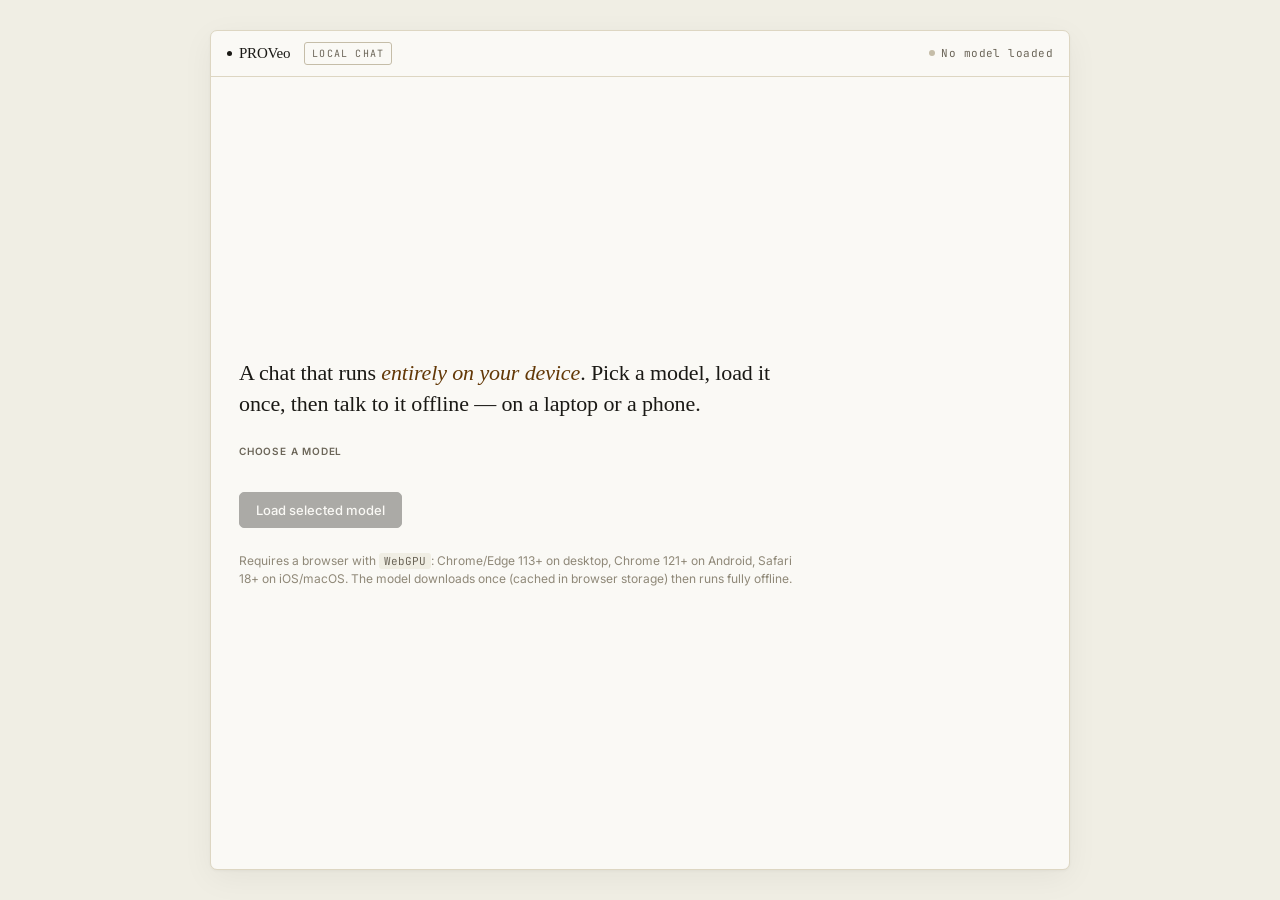
<file: chat.html>
<!DOCTYPE html>
<html lang="en">
<head>
<meta charset="UTF-8">
<meta name="viewport" content="width=device-width, initial-scale=1.0, viewport-fit=cover">
<title>PROVeo — Local Chat</title>
<link rel="preconnect" href="https://fonts.googleapis.com">
<link rel="preconnect" href="https://fonts.gstatic.com" crossorigin>
<link href="https://fonts.googleapis.com/css2?family=Inter:wght@400;500;600&family=JetBrains+Mono:wght@400;500&display=swap" rel="stylesheet">
<style>
  /* PROVeo brand tokens — mirrors index.html */
  :root {
    --color-background-primary: #FAF9F5;
    --color-background-secondary: #F0EEE4;
    --color-background-tertiary: #E8E5D6;
    --color-text-primary: #1A1915;
    --color-text-secondary: #6B6558;
    --color-text-tertiary: #8F8878;
    --color-border-primary: #1A1915;
    --color-border-secondary: #C5BDA8;
    --color-border-tertiary: #DDD6C2;

    --amber-fill: #FAEEDA;
    --amber-mid: #BA7517;
    --amber-text: #633806;
    --red-fill: #FCEBEB;
    --red-mid: #E24B4A;
    --red-text: #501313;
    --teal-fill: #E1F5EE;
    --teal-mid: #1D9E75;
    --teal-text: #04342C;

    --font-sans: 'Inter', -apple-system, BlinkMacSystemFont, 'Segoe UI', sans-serif;
    --font-serif: 'Tiempos Text', 'Iowan Old Style', 'Palatino Linotype', Georgia, serif;
    --font-mono: 'JetBrains Mono', 'SF Mono', Menlo, Consolas, monospace;

    --border-radius-sm: 3px;
    --border-radius-md: 5px;
    --border-radius-lg: 7px;
  }

  * { box-sizing: border-box; margin: 0; padding: 0; }

  html, body {
    height: 100%;
    background: var(--color-background-secondary);
    font-family: var(--font-sans);
    color: var(--color-text-primary);
    font-size: 14px;
    line-height: 1.55;
    -webkit-font-smoothing: antialiased;
    -moz-osx-font-smoothing: grayscale;
    overscroll-behavior: none;
  }

  body {
    display: flex;
    align-items: center;
    justify-content: center;
    padding: 16px;
  }

  .shell {
    display: flex;
    flex-direction: column;
    width: 100%;
    max-width: 860px;
    height: min(840px, calc(100dvh - 32px));
    background: var(--color-background-primary);
    border: 0.5px solid var(--color-border-tertiary);
    border-radius: var(--border-radius-lg);
    overflow: hidden;
    box-shadow: 0 1px 3px rgba(26,25,21,0.04), 0 8px 32px rgba(26,25,21,0.05);
  }

  /* ---------- TOPBAR ---------- */
  .topbar {
    display: flex;
    align-items: center;
    padding: 0 16px;
    border-bottom: 0.5px solid var(--color-border-tertiary);
    height: 46px;
    flex-shrink: 0;
    gap: 14px;
  }
  .appname {
    font-family: var(--font-serif);
    font-size: 15px;
    font-weight: 500;
    letter-spacing: -0.015em;
  }
  .appname .dot {
    display: inline-block;
    width: 5px;
    height: 5px;
    border-radius: 50%;
    background: var(--color-text-primary);
    margin-right: 7px;
    vertical-align: 2px;
  }
  .tag {
    font-family: var(--font-mono);
    font-size: 10px;
    letter-spacing: 0.12em;
    text-transform: uppercase;
    color: var(--color-text-secondary);
    padding: 3px 7px;
    border: 0.5px solid var(--color-border-secondary);
    border-radius: var(--border-radius-sm);
  }
  .status {
    margin-left: auto;
    font-family: var(--font-mono);
    font-size: 11px;
    letter-spacing: 0.04em;
    color: var(--color-text-secondary);
    display: flex;
    align-items: center;
    gap: 6px;
  }
  .status .statdot {
    width: 6px;
    height: 6px;
    border-radius: 50%;
    background: var(--color-border-secondary);
    flex-shrink: 0;
    transition: background 0.25s, box-shadow 0.25s;
  }
  .status[data-state="loading"] .statdot {
    background: var(--amber-mid);
    animation: pulse 1.8s ease-in-out infinite;
  }
  .status[data-state="ready"] .statdot {
    background: var(--teal-mid);
    box-shadow: 0 0 0 3px rgba(29, 158, 117, 0.12);
  }
  .status[data-state="error"] .statdot { background: var(--red-mid); }

  @keyframes pulse { 0%, 100% { opacity: 1; } 50% { opacity: 0.35; } }

  /* ---------- BODY ---------- */
  .body {
    flex: 1;
    display: flex;
    flex-direction: column;
    min-height: 0;
    padding: 0 28px;
  }

  /* ---------- SETUP ---------- */
  .setup {
    flex: 1;
    display: flex;
    flex-direction: column;
    justify-content: center;
    padding: 28px 0;
    gap: 24px;
    overflow-y: auto;
  }

  .intro {
    font-family: var(--font-serif);
    font-size: 22px;
    line-height: 1.4;
    color: var(--color-text-primary);
    max-width: 560px;
    letter-spacing: -0.005em;
  }
  .intro em {
    font-style: italic;
    color: var(--amber-text);
  }

  .section-label {
    font-family: var(--font-sans);
    font-size: 10px;
    font-weight: 600;
    letter-spacing: 0.08em;
    text-transform: uppercase;
    color: var(--color-text-secondary);
    margin-bottom: 8px;
  }

  .models {
    display: grid;
    gap: 8px;
  }

  .model-option {
    background: var(--color-background-primary);
    border: 0.5px solid var(--color-border-tertiary);
    border-radius: var(--border-radius-md);
    padding: 14px 16px;
    cursor: pointer;
    transition: border-color 0.12s, background 0.12s;
    display: grid;
    grid-template-columns: 1fr auto;
    gap: 4px 16px;
    align-items: start;
    text-align: left;
    color: var(--color-text-primary);
    font-family: inherit;
    font-size: inherit;
  }

  .model-option:hover {
    border-color: var(--color-border-secondary);
    background: var(--color-background-secondary);
  }

  .model-option.selected {
    border-color: var(--color-text-primary);
    background: var(--color-background-primary);
    box-shadow: inset 0 0 0 0.5px var(--color-text-primary);
  }

  .model-option .name {
    font-weight: 500;
    font-size: 14px;
    color: var(--color-text-primary);
  }

  .model-option .desc {
    font-size: 12.5px;
    color: var(--color-text-secondary);
    grid-column: 1;
    line-height: 1.5;
  }

  .model-option .meta {
    font-family: var(--font-mono);
    font-size: 10px;
    letter-spacing: 0.04em;
    color: var(--color-text-tertiary);
    text-transform: uppercase;
    grid-row: 1 / 3;
    grid-column: 2;
    text-align: right;
    align-self: center;
    white-space: nowrap;
    line-height: 1.5;
  }

  .model-option.selected .meta { color: var(--amber-text); }

  .btn-primary {
    background: var(--color-text-primary);
    color: var(--color-background-primary);
    border: 0.5px solid var(--color-text-primary);
    border-radius: var(--border-radius-md);
    padding: 9px 16px;
    font-family: inherit;
    font-size: 13px;
    font-weight: 500;
    cursor: pointer;
    transition: opacity 0.12s;
    align-self: start;
  }
  .btn-primary:hover:not(:disabled) { opacity: 0.88; }
  .btn-primary:disabled {
    opacity: 0.35;
    cursor: not-allowed;
  }

  .btn-sm {
    padding: 5px 11px;
    font-size: 11.5px;
    border-radius: var(--border-radius-md);
    cursor: pointer;
    font-weight: 500;
    border: 0.5px solid var(--color-border-secondary);
    background: transparent;
    color: var(--color-text-primary);
    font-family: inherit;
    transition: background 0.12s, border-color 0.12s;
  }
  .btn-sm:hover {
    background: var(--color-background-secondary);
    border-color: var(--color-text-primary);
  }

  .progress-wrap {
    display: none;
    flex-direction: column;
    gap: 8px;
  }
  .progress-wrap.active { display: flex; }

  .progress-text {
    font-family: var(--font-mono);
    font-size: 11px;
    color: var(--color-text-secondary);
    letter-spacing: 0.02em;
  }

  .progress-bar {
    height: 2px;
    background: var(--color-background-tertiary);
    border-radius: 1px;
    overflow: hidden;
    position: relative;
  }

  .progress-fill {
    position: absolute;
    top: 0; left: 0; bottom: 0;
    background: var(--amber-mid);
    width: 0%;
    transition: width 0.2s;
  }

  .note {
    font-size: 12px;
    color: var(--color-text-tertiary);
    line-height: 1.5;
    max-width: 560px;
  }

  .note code {
    font-family: var(--font-mono);
    background: var(--color-background-secondary);
    padding: 1px 5px;
    border-radius: var(--border-radius-sm);
    color: var(--color-text-secondary);
    font-size: 11px;
  }

  .note strong {
    color: var(--red-text);
    font-weight: 600;
  }

  /* ---------- CHAT ---------- */
  .chat {
    flex: 1;
    display: none;
    flex-direction: column;
    min-height: 0;
  }

  .chat.active { display: flex; }

  .messages {
    flex: 1;
    overflow-y: auto;
    padding: 20px 0;
    display: flex;
    flex-direction: column;
    gap: 20px;
    scrollbar-width: thin;
    scrollbar-color: var(--color-border-secondary) transparent;
  }

  .messages::-webkit-scrollbar { width: 6px; }
  .messages::-webkit-scrollbar-thumb {
    background: var(--color-border-secondary);
    border-radius: 3px;
  }

  .msg {
    display: flex;
    flex-direction: column;
    gap: 6px;
    max-width: 100%;
    animation: fadeIn 0.2s;
  }

  @keyframes fadeIn {
    from { opacity: 0; transform: translateY(3px); }
    to { opacity: 1; transform: translateY(0); }
  }

  .msg .role {
    font-family: var(--font-sans);
    font-size: 10px;
    font-weight: 600;
    letter-spacing: 0.08em;
    text-transform: uppercase;
    color: var(--color-text-tertiary);
  }

  .msg.user .role { color: var(--amber-text); }

  .msg .content {
    white-space: pre-wrap;
    word-wrap: break-word;
    font-size: 14.5px;
    line-height: 1.6;
    color: var(--color-text-primary);
  }

  .msg.user .content {
    background: var(--amber-fill);
    color: var(--amber-text);
    padding: 10px 14px;
    border-radius: var(--border-radius-md);
    border-left: 2px solid var(--amber-mid);
    align-self: flex-start;
    max-width: 90%;
  }

  .msg.assistant .content {
    font-family: var(--font-serif);
    font-size: 16px;
    line-height: 1.65;
  }

  .msg.assistant .content::after {
    content: "▊";
    color: var(--amber-mid);
    opacity: 0;
    margin-left: 2px;
    font-family: var(--font-sans);
    font-size: 14px;
  }

  .msg.assistant.streaming .content::after {
    opacity: 1;
    animation: blink 1s infinite;
  }

  @keyframes blink { 50% { opacity: 0; } }

  /* ---------- COMPOSER ---------- */
  .composer {
    border-top: 0.5px solid var(--color-border-tertiary);
    padding: 14px 0 12px;
    display: flex;
    gap: 8px;
    align-items: flex-end;
  }

  .composer textarea {
    flex: 1;
    background: var(--color-background-primary);
    border: 0.5px solid var(--color-border-tertiary);
    border-radius: var(--border-radius-md);
    color: var(--color-text-primary);
    padding: 11px 13px;
    font-family: inherit;
    font-size: 14px;
    line-height: 1.5;
    resize: none;
    min-height: 42px;
    max-height: 200px;
    outline: none;
    transition: border-color 0.12s, background 0.12s;
  }

  .composer textarea:focus {
    border-color: var(--color-text-primary);
    background: var(--color-background-primary);
  }

  .composer textarea::placeholder {
    color: var(--color-text-tertiary);
  }

  .send-btn {
    background: var(--color-text-primary);
    color: var(--color-background-primary);
    border: 0.5px solid var(--color-text-primary);
    border-radius: var(--border-radius-md);
    padding: 0 16px;
    height: 42px;
    font-family: inherit;
    font-size: 12.5px;
    font-weight: 500;
    cursor: pointer;
    transition: opacity 0.12s;
  }
  .send-btn:hover:not(:disabled) { opacity: 0.88; }
  .send-btn:disabled { opacity: 0.3; cursor: not-allowed; }

  .controls {
    display: flex;
    gap: 10px;
    padding: 10px 0 14px;
    border-top: 0.5px dashed var(--color-border-tertiary);
    font-family: var(--font-mono);
    font-size: 10.5px;
    letter-spacing: 0.04em;
    color: var(--color-text-tertiary);
    align-items: center;
    justify-content: space-between;
    flex-wrap: wrap;
  }

  .controls .model-name { color: var(--color-text-secondary); }
  .controls .stat { color: var(--color-text-tertiary); }

  .text-btn {
    background: none;
    border: none;
    color: var(--color-text-secondary);
    font-family: inherit;
    font-size: inherit;
    letter-spacing: inherit;
    cursor: pointer;
    padding: 4px 6px;
    border-radius: var(--border-radius-sm);
    transition: color 0.12s, background 0.12s;
  }
  .text-btn:hover {
    color: var(--color-text-primary);
    background: var(--color-background-secondary);
  }

  .error-msg {
    background: var(--red-fill);
    border-left: 2px solid var(--red-mid);
    border-radius: var(--border-radius-sm);
    padding: 10px 14px;
    font-size: 13px;
    color: var(--red-text);
    margin: 8px 0;
  }

  /* ---------- MOBILE ---------- */
  @media (max-width: 600px) {
    body { padding: 0; }
    .shell {
      height: 100dvh;
      max-width: none;
      border-radius: 0;
      border: none;
    }
    .body { padding: 0 16px; }
    .topbar { padding: 0 14px; }
    .intro { font-size: 18px; }
    .setup { padding: 20px 0; gap: 20px; }
    .model-option { padding: 12px 14px; }
    .tag { display: none; }
  }
</style>
</head>
<body>
<div class="shell">

  <header class="topbar">
    <span class="appname"><span class="dot"></span>PROVeo</span>
    <span class="tag">Local Chat</span>
    <div class="status" id="status" data-state="idle">
      <span class="statdot"></span>
      <span id="status-text">No model loaded</span>
    </div>
  </header>

  <div class="body">

    <!-- Setup screen -->
    <section class="setup" id="setup">
      <p class="intro">A chat that runs <em>entirely on your device</em>. Pick a model, load it once, then talk to it offline — on a laptop or a phone.</p>

      <div>
        <div class="section-label">Choose a model</div>
        <div class="models" id="models"></div>
      </div>

      <div>
        <button class="btn-primary" id="load-btn" disabled>Load selected model</button>
      </div>

      <div class="progress-wrap" id="progress-wrap">
        <div class="progress-text" id="progress-text">Initializing…</div>
        <div class="progress-bar"><div class="progress-fill" id="progress-fill"></div></div>
      </div>

      <p class="note" id="compat-note">
        Requires a browser with <code>WebGPU</code>: Chrome/Edge 113+ on desktop, Chrome 121+ on Android, Safari 18+ on iOS/macOS. The model downloads once (cached in browser storage) then runs fully offline.
      </p>
    </section>

    <!-- Chat screen -->
    <section class="chat" id="chat">
      <div class="messages" id="messages"></div>
      <div class="composer">
        <textarea id="input" placeholder="Send a message…" rows="1"></textarea>
        <button class="send-btn" id="send-btn">Send</button>
      </div>
      <div class="controls">
        <span class="model-name" id="current-model">—</span>
        <span class="stat" id="stat">idle</span>
        <button class="text-btn" id="reset-btn">↺ New chat</button>
        <button class="text-btn" id="unload-btn">Change model</button>
      </div>
    </section>

  </div>

</div>

<script type="module">
import * as webllm from "https://esm.run/@mlc-ai/web-llm@0.2.79";

// Curated model list: small & fast at top, larger at bottom
const MODELS = [
  {
    id: "Qwen2.5-0.5B-Instruct-q4f16_1-MLC",
    name: "Qwen 2.5 · 0.5B",
    desc: "Tiny and quick. Best starting point for phones or older laptops.",
    size: "~350 MB",
    tier: "phone"
  },
  {
    id: "Llama-3.2-1B-Instruct-q4f32_1-MLC",
    name: "Llama 3.2 · 1B",
    desc: "Good general-purpose small model. Runs well on flagship phones.",
    size: "~800 MB",
    tier: "phone"
  },
  {
    id: "Qwen2.5-1.5B-Instruct-q4f16_1-MLC",
    name: "Qwen 2.5 · 1.5B",
    desc: "Better reasoning than 1B models, still viable on phones.",
    size: "~950 MB",
    tier: "phone/laptop"
  },
  {
    id: "gemma-2-2b-it-q4f16_1-MLC",
    name: "Gemma 2 · 2B",
    desc: "Google's compact model. Strong writing, instruction-following.",
    size: "~1.4 GB",
    tier: "laptop"
  },
  {
    id: "Llama-3.2-3B-Instruct-q4f32_1-MLC",
    name: "Llama 3.2 · 3B",
    desc: "Noticeably smarter. Wants 8GB+ RAM and a decent GPU.",
    size: "~1.9 GB",
    tier: "laptop"
  },
  {
    id: "Phi-3.5-mini-instruct-q4f16_1-MLC",
    name: "Phi 3.5 Mini · 3.8B",
    desc: "Microsoft's reasoning-focused small model. Best for code/logic.",
    size: "~2.3 GB",
    tier: "laptop"
  }
];

// State
let selectedModel = null;
let engine = null;
let messages = [];
let isGenerating = false;

// DOM refs
const $ = (id) => document.getElementById(id);
const modelsEl = $('models');
const loadBtn = $('load-btn');
const progressWrap = $('progress-wrap');
const progressText = $('progress-text');
const progressFill = $('progress-fill');
const statusEl = $('status');
const statusText = $('status-text');
const setupEl = $('setup');
const chatEl = $('chat');
const messagesEl = $('messages');
const inputEl = $('input');
const sendBtn = $('send-btn');
const resetBtn = $('reset-btn');
const unloadBtn = $('unload-btn');
const currentModelEl = $('current-model');
const statEl = $('stat');
const compatNote = $('compat-note');

// Check WebGPU
if (!navigator.gpu) {
  compatNote.innerHTML = '<strong>WebGPU is not available in this browser.</strong> You need Chrome/Edge 113+ on desktop, Chrome 121+ on Android, or Safari 18+ on iOS/macOS. On iPhone, make sure iOS is at least 18 and WebGPU is enabled in Safari\'s advanced settings.';
  loadBtn.disabled = true;
}

// Render model list
MODELS.forEach((m, i) => {
  const btn = document.createElement('button');
  btn.className = 'model-option';
  btn.innerHTML = `
    <div class="name">${m.name}</div>
    <div class="desc">${m.desc}</div>
    <div class="meta">${m.size}<br>${m.tier}</div>
  `;
  btn.addEventListener('click', () => {
    selectedModel = m;
    document.querySelectorAll('.model-option').forEach(e => e.classList.remove('selected'));
    btn.classList.add('selected');
    loadBtn.disabled = false;
  });
  modelsEl.appendChild(btn);
  if (i === 1) { // default select Llama 1B
    btn.click();
  }
});

// Load model
loadBtn.addEventListener('click', async () => {
  if (!selectedModel) return;
  loadBtn.disabled = true;
  progressWrap.classList.add('active');
  statusEl.dataset.state = 'loading';
  statusText.textContent = 'Loading model';

  try {
    engine = await webllm.CreateMLCEngine(selectedModel.id, {
      initProgressCallback: (report) => {
        progressText.textContent = report.text;
        // Attempt to parse progress from the text
        const match = report.text.match(/(\d+)\/(\d+)/);
        if (match) {
          const pct = (parseInt(match[1]) / parseInt(match[2])) * 100;
          progressFill.style.width = pct + '%';
        } else if (report.progress !== undefined) {
          progressFill.style.width = (report.progress * 100) + '%';
        }
      }
    });

    progressFill.style.width = '100%';
    progressText.textContent = 'Model ready.';
    statusEl.dataset.state = 'ready';
    statusText.textContent = 'Running locally';
    currentModelEl.textContent = selectedModel.name;
    statEl.textContent = 'ready';

    setTimeout(() => {
      setupEl.style.display = 'none';
      chatEl.classList.add('active');
      inputEl.focus();
    }, 400);
  } catch (err) {
    console.error(err);
    statusEl.dataset.state = 'error';
    statusText.textContent = 'Load failed';
    progressText.innerHTML = `<span style="color: var(--red-text);">Error: ${err.message || err}</span>`;
    loadBtn.disabled = false;
  }
});

// Send message
async function sendMessage() {
  if (isGenerating) return;
  const text = inputEl.value.trim();
  if (!text || !engine) return;

  // Add user message
  messages.push({ role: 'user', content: text });
  renderMessage('user', text);
  inputEl.value = '';
  inputEl.style.height = 'auto';
  isGenerating = true;
  sendBtn.disabled = true;
  statEl.textContent = 'thinking…';

  // Add assistant placeholder
  const assistantEl = renderMessage('assistant', '', true);
  const contentEl = assistantEl.querySelector('.content');
  let fullReply = '';
  let tokenCount = 0;
  const startTime = performance.now();

  try {
    const stream = await engine.chat.completions.create({
      messages: messages,
      stream: true,
      temperature: 0.7,
    });

    for await (const chunk of stream) {
      const delta = chunk.choices[0]?.delta?.content || '';
      if (delta) {
        fullReply += delta;
        tokenCount++;
        contentEl.textContent = fullReply;
        messagesEl.scrollTop = messagesEl.scrollHeight;
      }
    }

    const elapsed = (performance.now() - startTime) / 1000;
    const tps = (tokenCount / elapsed).toFixed(1);
    statEl.textContent = `${tps} tok/s`;

    messages.push({ role: 'assistant', content: fullReply });
    assistantEl.classList.remove('streaming');
  } catch (err) {
    console.error(err);
    contentEl.innerHTML = `<span style="color: var(--red-text);">Generation error: ${err.message || err}</span>`;
    assistantEl.classList.remove('streaming');
    statEl.textContent = 'error';
  } finally {
    isGenerating = false;
    sendBtn.disabled = false;
    inputEl.focus();
  }
}

function renderMessage(role, content, streaming = false) {
  const msg = document.createElement('div');
  msg.className = `msg ${role}` + (streaming ? ' streaming' : '');
  msg.innerHTML = `
    <div class="role">${role === 'user' ? 'You' : 'Assistant'}</div>
    <div class="content"></div>
  `;
  msg.querySelector('.content').textContent = content;
  messagesEl.appendChild(msg);
  messagesEl.scrollTop = messagesEl.scrollHeight;
  return msg;
}

// UI handlers
sendBtn.addEventListener('click', sendMessage);

inputEl.addEventListener('keydown', (e) => {
  if (e.key === 'Enter' && !e.shiftKey) {
    e.preventDefault();
    sendMessage();
  }
});

// Auto-grow textarea
inputEl.addEventListener('input', () => {
  inputEl.style.height = 'auto';
  inputEl.style.height = Math.min(inputEl.scrollHeight, 200) + 'px';
});

// Reset chat
resetBtn.addEventListener('click', async () => {
  if (isGenerating) return;
  messages = [];
  messagesEl.innerHTML = '';
  if (engine && engine.resetChat) {
    try { await engine.resetChat(); } catch(e) {}
  }
  statEl.textContent = 'ready';
  inputEl.focus();
});

// Change model
unloadBtn.addEventListener('click', async () => {
  if (isGenerating) return;
  if (engine && engine.unload) {
    try { await engine.unload(); } catch(e) {}
  }
  engine = null;
  messages = [];
  messagesEl.innerHTML = '';
  chatEl.classList.remove('active');
  setupEl.style.display = 'flex';
  statusEl.dataset.state = 'idle';
  statusText.textContent = 'No model loaded';
  progressWrap.classList.remove('active');
  progressFill.style.width = '0%';
  loadBtn.disabled = !selectedModel;
});
</script>
</body>
</html>
</file>
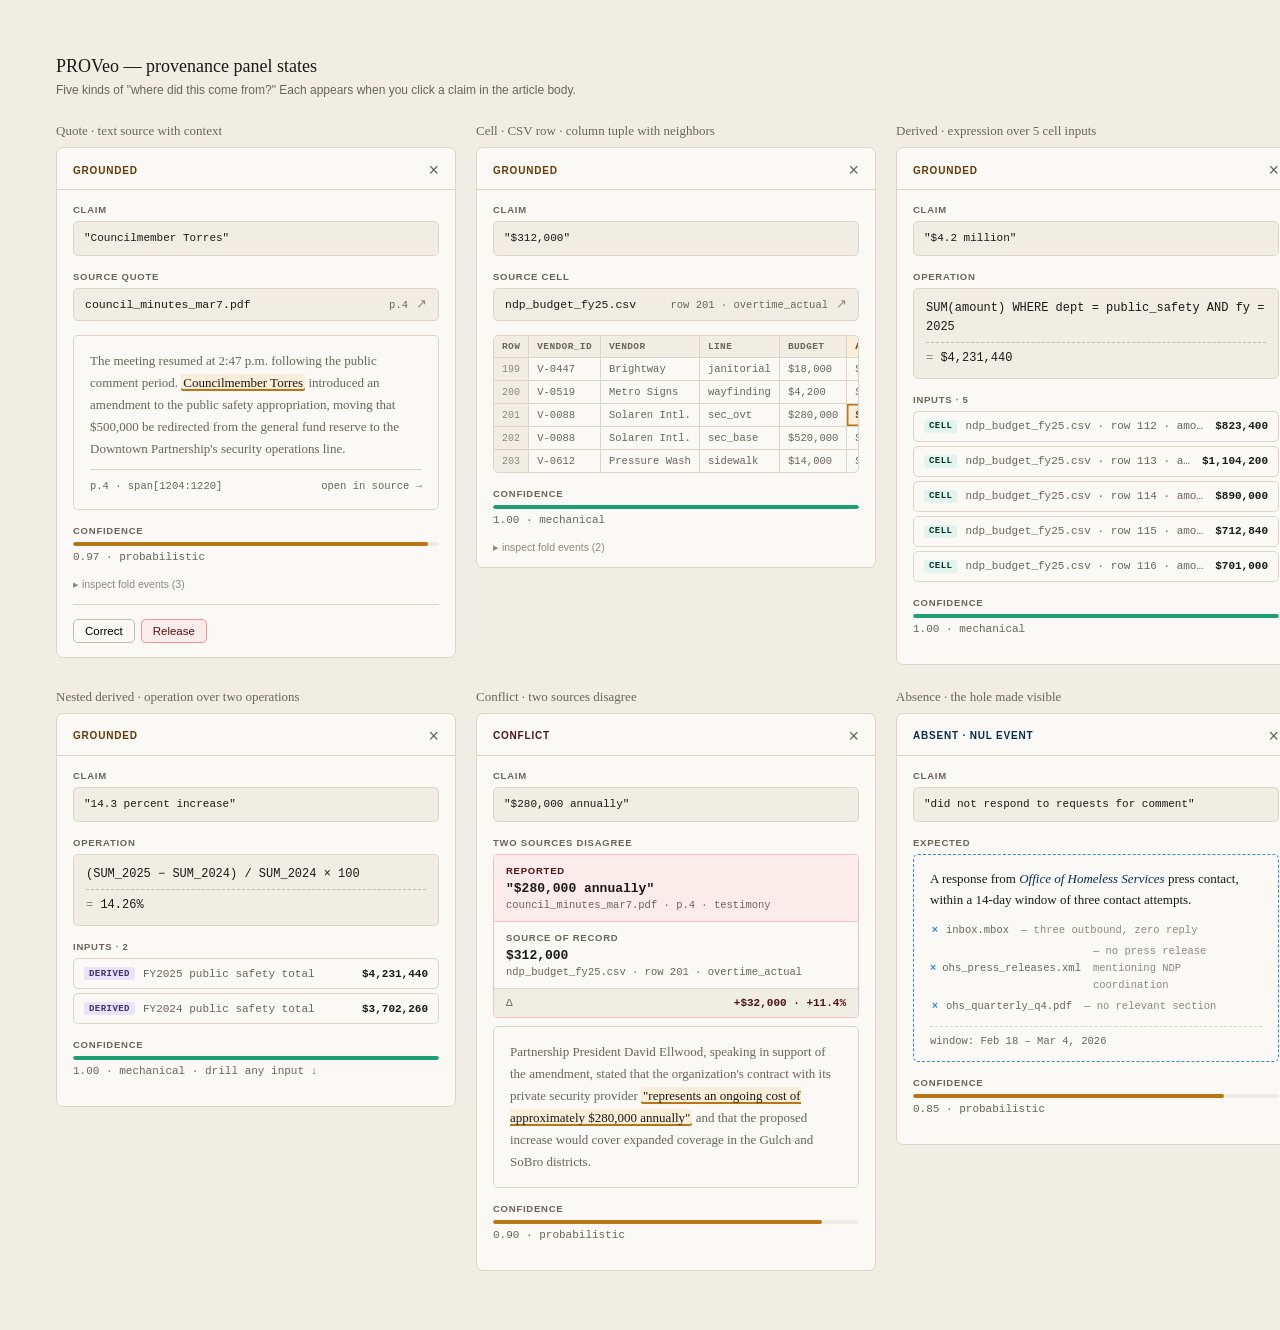
<file: panel-states-preview.html>
<!DOCTYPE html>
<html lang="en">
<head>
<meta charset="UTF-8">
<title>PROVeo — panel states preview</title>
<style>
  :root {
    --color-background-primary: #FAF9F5;
    --color-background-secondary: #F0EEE4;
    --color-text-primary: #1A1915;
    --color-text-secondary: #6B6558;
    --color-text-tertiary: #8F8878;
    --color-border-secondary: #C5BDA8;
    --color-border-tertiary: #DDD6C2;
    --amber-fill: #FAEEDA; --amber-mid: #BA7517; --amber-text: #633806;
    --red-fill: #FCEBEB; --red-mid: #E24B4A; --red-text: #501313;
    --blue-fill: #E6F1FB; --blue-mid: #378ADD; --blue-text: #042C53;
    --teal-fill: #E1F5EE; --teal-mid: #1D9E75; --teal-text: #04342C;
    --font-sans: 'Inter', -apple-system, sans-serif;
    --font-serif: 'Tiempos Text', 'Iowan Old Style', Georgia, serif;
    --font-mono: 'JetBrains Mono', 'SF Mono', Menlo, monospace;
    --br-md: 5px; --br-lg: 7px;
  }
  *{box-sizing:border-box;margin:0;padding:0}
  html,body{font-family:var(--font-sans);background:var(--color-background-secondary);color:var(--color-text-primary);font-size:14px;-webkit-font-smoothing:antialiased;padding:28px}
  .page-title{font-family:var(--font-serif);font-size:18px;font-weight:500;margin-bottom:6px}
  .page-sub{color:var(--color-text-secondary);font-size:12px;margin-bottom:22px}
  .grid{display:grid;grid-template-columns:repeat(3,400px);gap:20px}
  .panel{width:400px;background:var(--color-background-primary);border:0.5px solid var(--color-border-tertiary);border-radius:var(--br-lg);overflow:hidden;display:flex;flex-direction:column}
  .panel-head{padding:13px 16px 10px;border-bottom:0.5px solid var(--color-border-tertiary);display:flex;align-items:center;justify-content:space-between}
  .panel-type{font-size:10px;font-weight:600;letter-spacing:0.08em;text-transform:uppercase;color:var(--color-text-secondary)}
  .panel-type.grounded{color:var(--amber-text)}
  .panel-type.conflict{color:var(--red-text)}
  .panel-type.absent{color:var(--blue-text)}
  .panel-close{font-size:18px;color:var(--color-text-secondary);line-height:1}
  .panel-body{padding:14px 16px}
  .section{margin-bottom:15px}
  .label{font-size:9.5px;font-weight:600;letter-spacing:0.08em;text-transform:uppercase;color:var(--color-text-secondary);margin-bottom:6px}
  .code{font-family:var(--font-mono);font-size:11px;background:var(--color-background-secondary);border:0.5px solid var(--color-border-tertiary);border-radius:var(--br-md);padding:8px 10px;line-height:1.55;word-break:break-word}

  /* source chip */
  .src-chip{display:flex;align-items:center;gap:8px;padding:9px 11px;background:var(--color-background-secondary);border:0.5px solid var(--color-border-tertiary);border-radius:var(--br-md);font-family:var(--font-mono);font-size:11.5px;margin-bottom:14px}
  .src-chip .name{font-weight:500;flex:1;overflow:hidden;text-overflow:ellipsis;white-space:nowrap}
  .src-chip .loc{color:var(--color-text-secondary);font-size:10.5px;flex-shrink:0}
  .src-chip .open{color:var(--color-text-tertiary);font-size:13px;line-height:1}

  /* quote view */
  .quote-view{background:var(--color-background-primary);border:0.5px solid var(--color-border-tertiary);border-radius:var(--br-md);padding:14px 16px;font-family:var(--font-serif);font-size:13px;line-height:1.7;color:var(--color-text-secondary)}
  .quote-view .hl{color:var(--color-text-primary);background:var(--amber-fill);padding:1px 2px;border-radius:2px;box-shadow:inset 0 -2px 0 var(--amber-mid)}
  .quote-meta{font-family:var(--font-mono);font-size:10.5px;color:var(--color-text-secondary);margin-top:8px;padding-top:8px;border-top:0.5px solid var(--color-border-tertiary);display:flex;justify-content:space-between}

  /* cell view */
  .cell-view{background:var(--color-background-primary);border:0.5px solid var(--color-border-tertiary);border-radius:var(--br-md);overflow:hidden;font-family:var(--font-mono);font-size:10.5px}
  .cell-table{width:100%;border-collapse:collapse}
  .cell-table th,.cell-table td{padding:5px 8px;text-align:left;border-bottom:0.5px solid var(--color-border-tertiary);border-right:0.5px solid var(--color-border-tertiary);white-space:nowrap;max-width:100px;overflow:hidden;text-overflow:ellipsis}
  .cell-table th{background:var(--color-background-secondary);font-weight:600;font-size:9.5px;letter-spacing:0.04em;text-transform:uppercase;color:var(--color-text-secondary)}
  .cell-table th.tgt{background:var(--amber-fill);color:var(--amber-text)}
  .cell-table td.tgt{background:var(--amber-fill);color:var(--amber-text);font-weight:600;box-shadow:inset 0 0 0 1.5px var(--amber-mid)}
  .cell-table td.n{color:var(--color-text-secondary)}
  .cell-table td.rl{font-size:10px;color:var(--color-text-tertiary);background:var(--color-background-secondary);font-weight:500}
  .cell-table tr:last-child td{border-bottom:none}
  .cell-table th:last-child,.cell-table td:last-child{border-right:none}

  /* derived */
  .expr{font-family:var(--font-mono);font-size:12px;background:var(--color-background-secondary);border:0.5px solid var(--color-border-tertiary);border-radius:var(--br-md);padding:10px 12px;line-height:1.55;word-break:break-word}
  .expr .result{display:block;margin-top:6px;padding-top:6px;border-top:0.5px dashed var(--color-border-secondary);color:var(--color-text-primary)}
  .expr .result::before{content:'= ';color:var(--color-text-tertiary)}
  .inputs{display:flex;flex-direction:column;gap:4px}
  .input{display:flex;align-items:center;gap:8px;padding:8px 10px;background:var(--color-background-primary);border:0.5px solid var(--color-border-tertiary);border-radius:var(--br-md);font-family:var(--font-mono);font-size:11px}
  .input-k{font-size:9px;font-weight:600;padding:1.5px 5px;border-radius:3px;text-transform:uppercase;letter-spacing:0.05em}
  .k-cell{background:var(--teal-fill);color:var(--teal-text)}
  .k-quote{background:var(--amber-fill);color:var(--amber-text)}
  .k-derived{background:#E8E4F5;color:#3E2F7A}
  .input .loc{color:var(--color-text-secondary);flex:1;overflow:hidden;text-overflow:ellipsis;white-space:nowrap}
  .input .v{font-weight:600;flex-shrink:0}

  /* conflict */
  .cflct{display:flex;flex-direction:column;border:0.5px solid #F7C1C1;border-radius:var(--br-md);overflow:hidden}
  .cflct-side{padding:10px 12px}
  .cflct-side.rep{background:var(--red-fill);border-bottom:0.5px solid #F7C1C1}
  .cflct-side-lbl{font-size:9.5px;font-weight:600;letter-spacing:0.08em;text-transform:uppercase;color:var(--color-text-secondary);margin-bottom:5px}
  .cflct-side.rep .cflct-side-lbl{color:var(--red-text)}
  .cflct-side-val{font-family:var(--font-mono);font-size:13px;font-weight:600}
  .cflct-side-loc{font-family:var(--font-mono);font-size:10.5px;color:var(--color-text-secondary);margin-top:3px}
  .cflct-delta{padding:8px 12px;background:var(--color-background-secondary);border-top:0.5px solid var(--color-border-tertiary);font-family:var(--font-mono);font-size:11px;color:var(--color-text-secondary);display:flex;justify-content:space-between}
  .cflct-delta-v{color:var(--red-text);font-weight:600}

  /* absence */
  .abs-view{background:var(--color-background-primary);border:0.5px dashed var(--blue-mid);border-radius:var(--br-md);padding:14px 16px}
  .abs-exp{font-family:var(--font-serif);font-size:13px;line-height:1.6;margin-bottom:10px}
  .abs-exp em{font-style:italic;color:var(--blue-text)}
  .abs-scan{font-family:var(--font-mono);font-size:10.5px;color:var(--color-text-secondary);line-height:1.6}
  .abs-item{display:flex;align-items:center;gap:6px;padding:2px 0}
  .abs-item::before{content:'×';color:var(--blue-mid);font-weight:600;width:10px;text-align:center}
  .abs-window{margin-top:10px;padding-top:8px;border-top:0.5px dashed var(--color-border-tertiary);font-family:var(--font-mono);font-size:10.5px;color:var(--color-text-secondary)}

  /* conf */
  .conf-wrap{height:4px;background:var(--color-background-secondary);border-radius:2px;overflow:hidden}
  .conf-bar{height:4px;border-radius:2px}
  .conf-label{font-family:var(--font-mono);font-size:11px;color:var(--color-text-secondary);margin-top:5px}

  /* inspect fold */
  .inspect{margin-top:10px;font-size:10.5px;color:var(--color-text-tertiary)}

  /* divider & actions */
  .div{height:0.5px;background:var(--color-border-tertiary);margin:14px 0}
  .actions{display:flex;gap:6px}
  .btn{padding:5px 11px;font-size:11.5px;border-radius:var(--br-md);font-weight:500;border:0.5px solid var(--color-border-secondary);background:transparent}
  .btn-d{border-color:#F09595;color:var(--red-text);background:var(--red-fill)}

  h2{font-family:var(--font-serif);font-size:13px;font-weight:500;color:var(--color-text-secondary);margin-bottom:8px;margin-top:4px}
</style>
</head>
<body>

<div class="page-title">PROVeo — provenance panel states</div>
<div class="page-sub">Five kinds of "where did this come from?" Each appears when you click a claim in the article body.</div>

<div class="grid">

  <!-- ==== QUOTE ==== -->
  <div>
    <h2>Quote · text source with context</h2>
    <div class="panel">
      <div class="panel-head">
        <span class="panel-type grounded">Grounded</span>
        <span class="panel-close">×</span>
      </div>
      <div class="panel-body">
        <div class="section">
          <div class="label">Claim</div>
          <div class="code">"Councilmember Torres"</div>
        </div>
        <div class="section">
          <div class="label">Source quote</div>
          <div class="src-chip">
            <span class="name">council_minutes_mar7.pdf</span>
            <span class="loc">p.4</span>
            <span class="open">↗</span>
          </div>
          <div class="quote-view">
            <span>The meeting resumed at 2:47 p.m. following the public comment period. </span><span class="hl">Councilmember Torres</span><span> introduced an amendment to the public safety appropriation, moving that $500,000 be redirected from the general fund reserve to the Downtown Partnership's security operations line.</span>
            <div class="quote-meta">
              <span>p.4 · span[1204:1220]</span>
              <span>open in source →</span>
            </div>
          </div>
        </div>
        <div class="section">
          <div class="label">Confidence</div>
          <div class="conf-wrap"><div class="conf-bar" style="width:97%;background:var(--amber-mid)"></div></div>
          <div class="conf-label">0.97 · probabilistic</div>
        </div>
        <div class="inspect">▸ inspect fold events (3)</div>
        <div class="div"></div>
        <div class="actions"><button class="btn">Correct</button><button class="btn btn-d">Release</button></div>
      </div>
    </div>
  </div>

  <!-- ==== CELL ==== -->
  <div>
    <h2>Cell · CSV row · column tuple with neighbors</h2>
    <div class="panel">
      <div class="panel-head">
        <span class="panel-type grounded">Grounded</span>
        <span class="panel-close">×</span>
      </div>
      <div class="panel-body">
        <div class="section">
          <div class="label">Claim</div>
          <div class="code">"$312,000"</div>
        </div>
        <div class="section">
          <div class="label">Source cell</div>
          <div class="src-chip">
            <span class="name">ndp_budget_fy25.csv</span>
            <span class="loc">row 201 · overtime_actual</span>
            <span class="open">↗</span>
          </div>
          <div class="cell-view">
            <table class="cell-table">
              <thead><tr>
                <th>row</th><th>vendor_id</th><th>vendor</th><th>line</th><th>budget</th><th class="tgt">actual</th><th>var</th>
              </tr></thead>
              <tbody>
                <tr><td class="rl">199</td><td class="n">V-0447</td><td class="n">Brightway</td><td class="n">janitorial</td><td class="n">$18,000</td><td class="n">$19,240</td><td class="n">+$1,240</td></tr>
                <tr><td class="rl">200</td><td class="n">V-0519</td><td class="n">Metro Signs</td><td class="n">wayfinding</td><td class="n">$4,200</td><td class="n">$4,200</td><td class="n">$0</td></tr>
                <tr><td class="rl">201</td><td class="n">V-0088</td><td class="n">Solaren Intl.</td><td class="n">sec_ovt</td><td class="n">$280,000</td><td class="tgt">$312,000</td><td class="n">+$32,000</td></tr>
                <tr><td class="rl">202</td><td class="n">V-0088</td><td class="n">Solaren Intl.</td><td class="n">sec_base</td><td class="n">$520,000</td><td class="n">$520,000</td><td class="n">$0</td></tr>
                <tr><td class="rl">203</td><td class="n">V-0612</td><td class="n">Pressure Wash</td><td class="n">sidewalk</td><td class="n">$14,000</td><td class="n">$13,880</td><td class="n">−$120</td></tr>
              </tbody>
            </table>
          </div>
        </div>
        <div class="section">
          <div class="label">Confidence</div>
          <div class="conf-wrap"><div class="conf-bar" style="width:100%;background:var(--teal-mid)"></div></div>
          <div class="conf-label">1.00 · mechanical</div>
        </div>
        <div class="inspect">▸ inspect fold events (2)</div>
      </div>
    </div>
  </div>

  <!-- ==== DERIVED ==== -->
  <div>
    <h2>Derived · expression over 5 cell inputs</h2>
    <div class="panel">
      <div class="panel-head">
        <span class="panel-type grounded">Grounded</span>
        <span class="panel-close">×</span>
      </div>
      <div class="panel-body">
        <div class="section">
          <div class="label">Claim</div>
          <div class="code">"$4.2 million"</div>
        </div>
        <div class="section">
          <div class="label">Operation</div>
          <div class="expr">
            SUM(amount) WHERE dept = public_safety AND fy = 2025
            <span class="result">$4,231,440</span>
          </div>
        </div>
        <div class="section">
          <div class="label">Inputs · 5</div>
          <div class="inputs">
            <div class="input"><span class="input-k k-cell">cell</span><span class="loc">ndp_budget_fy25.csv · row 112 · amount</span><span class="v">$823,400</span></div>
            <div class="input"><span class="input-k k-cell">cell</span><span class="loc">ndp_budget_fy25.csv · row 113 · amount</span><span class="v">$1,104,200</span></div>
            <div class="input"><span class="input-k k-cell">cell</span><span class="loc">ndp_budget_fy25.csv · row 114 · amount</span><span class="v">$890,000</span></div>
            <div class="input"><span class="input-k k-cell">cell</span><span class="loc">ndp_budget_fy25.csv · row 115 · amount</span><span class="v">$712,840</span></div>
            <div class="input"><span class="input-k k-cell">cell</span><span class="loc">ndp_budget_fy25.csv · row 116 · amount</span><span class="v">$701,000</span></div>
          </div>
        </div>
        <div class="section">
          <div class="label">Confidence</div>
          <div class="conf-wrap"><div class="conf-bar" style="width:100%;background:var(--teal-mid)"></div></div>
          <div class="conf-label">1.00 · mechanical</div>
        </div>
      </div>
    </div>
  </div>

  <!-- ==== NESTED DERIVED ==== -->
  <div>
    <h2>Nested derived · operation over two operations</h2>
    <div class="panel">
      <div class="panel-head">
        <span class="panel-type grounded">Grounded</span>
        <span class="panel-close">×</span>
      </div>
      <div class="panel-body">
        <div class="section">
          <div class="label">Claim</div>
          <div class="code">"14.3 percent increase"</div>
        </div>
        <div class="section">
          <div class="label">Operation</div>
          <div class="expr">
            (SUM_2025 − SUM_2024) / SUM_2024 × 100
            <span class="result">14.26%</span>
          </div>
        </div>
        <div class="section">
          <div class="label">Inputs · 2</div>
          <div class="inputs">
            <div class="input"><span class="input-k k-derived">derived</span><span class="loc">FY2025 public safety total</span><span class="v">$4,231,440</span></div>
            <div class="input"><span class="input-k k-derived">derived</span><span class="loc">FY2024 public safety total</span><span class="v">$3,702,260</span></div>
          </div>
        </div>
        <div class="section">
          <div class="label">Confidence</div>
          <div class="conf-wrap"><div class="conf-bar" style="width:100%;background:var(--teal-mid)"></div></div>
          <div class="conf-label">1.00 · mechanical · drill any input ↓</div>
        </div>
      </div>
    </div>
  </div>

  <!-- ==== CONFLICT ==== -->
  <div>
    <h2>Conflict · two sources disagree</h2>
    <div class="panel">
      <div class="panel-head">
        <span class="panel-type conflict">Conflict</span>
        <span class="panel-close">×</span>
      </div>
      <div class="panel-body">
        <div class="section">
          <div class="label">Claim</div>
          <div class="code">"$280,000 annually"</div>
        </div>
        <div class="section">
          <div class="label">Two sources disagree</div>
          <div class="cflct">
            <div class="cflct-side rep">
              <div class="cflct-side-lbl">Reported</div>
              <div class="cflct-side-val">"$280,000 annually"</div>
              <div class="cflct-side-loc">council_minutes_mar7.pdf · p.4 · testimony</div>
            </div>
            <div class="cflct-side">
              <div class="cflct-side-lbl">Source of record</div>
              <div class="cflct-side-val">$312,000</div>
              <div class="cflct-side-loc">ndp_budget_fy25.csv · row 201 · overtime_actual</div>
            </div>
            <div class="cflct-delta">
              <span>Δ</span>
              <span class="cflct-delta-v">+$32,000 · +11.4%</span>
            </div>
          </div>
          <div class="quote-view" style="margin-top:8px">
            <span>Partnership President David Ellwood, speaking in support of the amendment, stated that the organization's contract with its private security provider </span><span class="hl">"represents an ongoing cost of approximately $280,000 annually"</span><span> and that the proposed increase would cover expanded coverage in the Gulch and SoBro districts.</span>
          </div>
        </div>
        <div class="section">
          <div class="label">Confidence</div>
          <div class="conf-wrap"><div class="conf-bar" style="width:90%;background:var(--amber-mid)"></div></div>
          <div class="conf-label">0.90 · probabilistic</div>
        </div>
      </div>
    </div>
  </div>

  <!-- ==== ABSENCE ==== -->
  <div>
    <h2>Absence · the hole made visible</h2>
    <div class="panel">
      <div class="panel-head">
        <span class="panel-type absent">Absent · NUL event</span>
        <span class="panel-close">×</span>
      </div>
      <div class="panel-body">
        <div class="section">
          <div class="label">Claim</div>
          <div class="code">"did not respond to requests for comment"</div>
        </div>
        <div class="section">
          <div class="label">Expected</div>
          <div class="abs-view">
            <div class="abs-exp">A response from <em>Office of Homeless Services</em> press contact, within a 14-day window of three contact attempts.</div>
            <div class="abs-scan">
              <div class="abs-item"><span>inbox.mbox</span><span style="color:var(--color-text-tertiary);margin-left:6px">— three outbound, zero reply</span></div>
              <div class="abs-item"><span>ohs_press_releases.xml</span><span style="color:var(--color-text-tertiary);margin-left:6px">— no press release mentioning NDP coordination</span></div>
              <div class="abs-item"><span>ohs_quarterly_q4.pdf</span><span style="color:var(--color-text-tertiary);margin-left:6px">— no relevant section</span></div>
            </div>
            <div class="abs-window">window: Feb 18 – Mar 4, 2026</div>
          </div>
        </div>
        <div class="section">
          <div class="label">Confidence</div>
          <div class="conf-wrap"><div class="conf-bar" style="width:85%;background:var(--amber-mid)"></div></div>
          <div class="conf-label">0.85 · probabilistic</div>
        </div>
      </div>
    </div>
  </div>

</div>
</body>
</html>
</file>
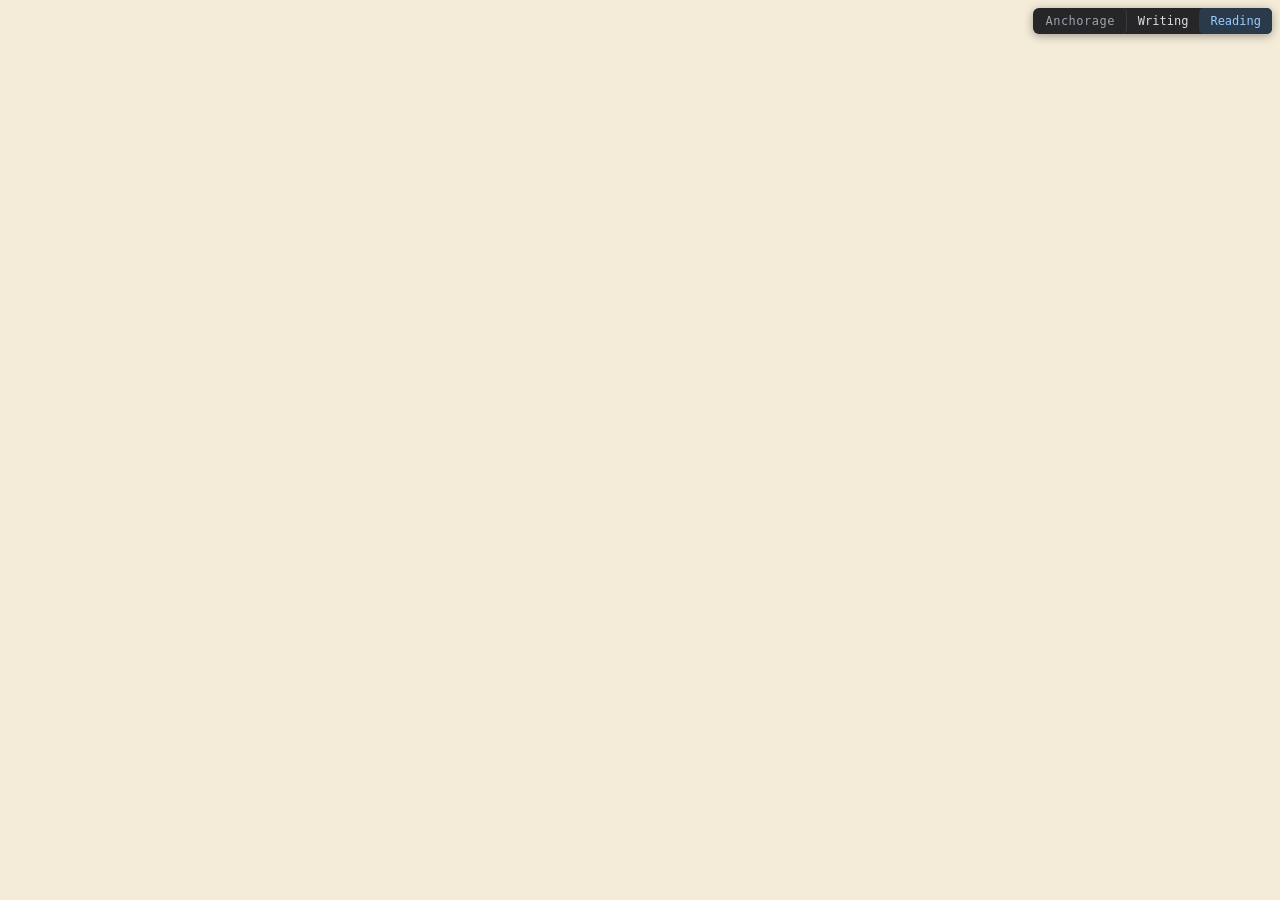
<file: read.html>
<!doctype html>
<html lang="en">
<head>
<meta charset="UTF-8">
<meta name="viewport" content="width=device-width, initial-scale=1.0">
<title>Anchorage — Reading</title>
<style>
  html, body { margin: 0; padding: 0; height: 100%; background: #f4ecd8; }
  iframe { width: 100%; height: 100vh; border: 0; display: block; }
</style>
<script src="anchorage/integration/nav.js" defer></script>
</head>
<body>
<!--
  Stage 1+2: Reading mode is hosted via iframe to the standalone eoreader
  Pages deployment. Same-origin under github.io, so we can inject the
  anchorage inner-reading module into the child frame and passthrough
  anchorage:* postMessages between shell and child.
  Stage 3 will inline the reader source so the eoreader/ deployment can
  be retired. See anchorage/SPEC.md and anchorage/README.md.
-->
<iframe
  id="anchorage-reader"
  src="https://clovenbradshaw-ctrl.github.io/eoReader/"
  title="Anchorage Reading mode"
  allow="clipboard-read; clipboard-write"
  referrerpolicy="same-origin"
></iframe>

<script type="module">
const child = document.getElementById('anchorage-reader');

// 1. inject inner-reading.js into the child iframe once it loads
child.addEventListener('load', () => {
  try {
    const doc = child.contentDocument;
    if (!doc) return;
    if (doc.querySelector('script[data-anchorage-inner]')) return;
    const s = doc.createElement('script');
    s.type = 'module';
    s.src = new URL('anchorage/integration/inner-reading.js', location.href).href;
    s.dataset.anchorageInner = 'reading';
    doc.head.appendChild(s);
  } catch (e) {
    console.warn('[anchorage] cannot inject inner-reading:', e);
  }
});

// 2. passthrough: child -> parent (shell)
addEventListener('message', (e) => {
  const m = e.data;
  if (!m || m.source !== 'anchorage') return;
  // upward forward
  if (parent && parent !== window && e.source === child.contentWindow) {
    parent.postMessage(m, '*');
  }
  // downward forward (from shell into child)
  if (e.source === parent && child.contentWindow) {
    try { child.contentWindow.postMessage(m, '*'); } catch {}
  }
});
</script>
</body>
</html>
</file>
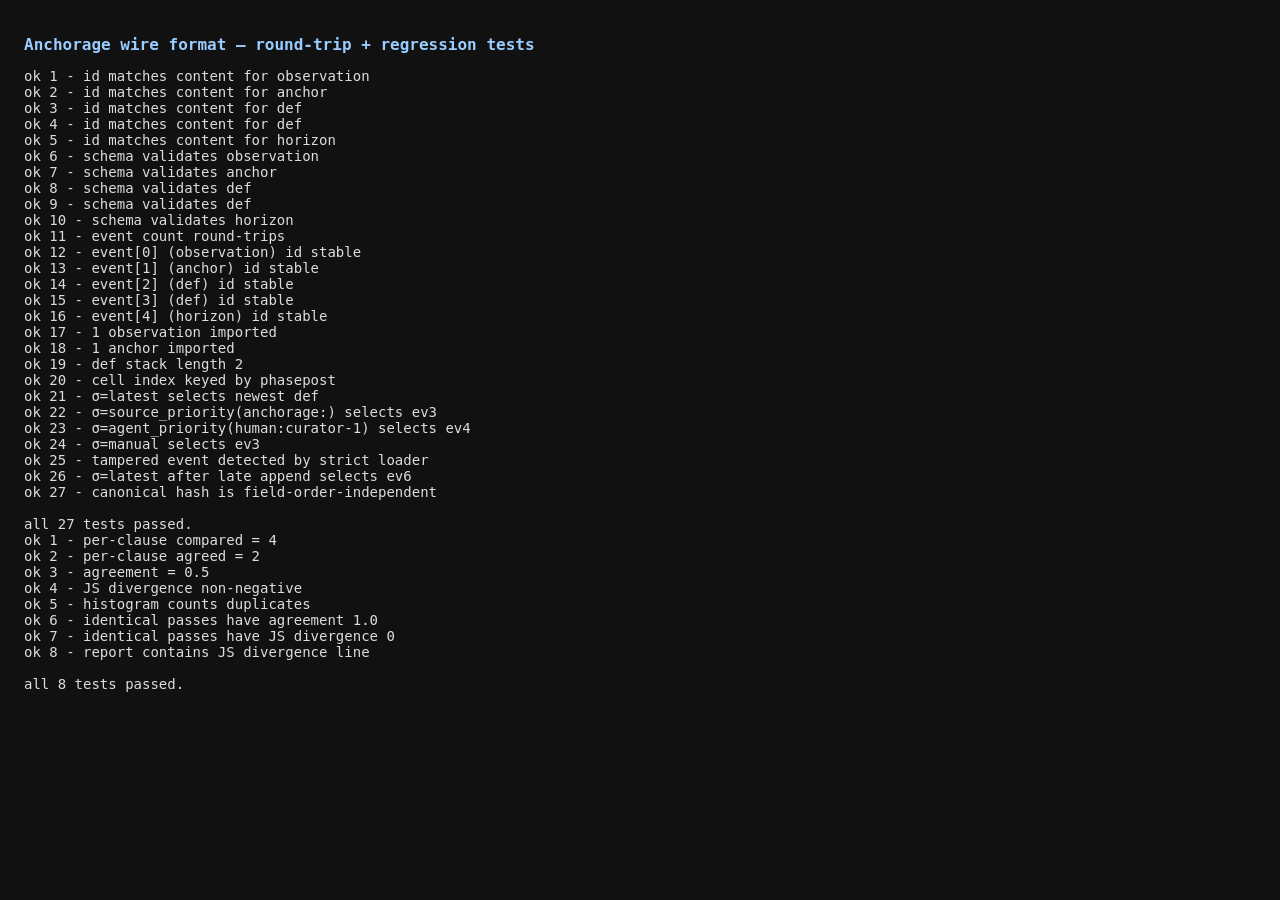
<file: anchorage/test/run.html>
<!doctype html>
<meta charset="utf-8">
<title>Anchorage tests</title>
<style>body{font:14px ui-monospace,monospace;padding:1rem;background:#111;color:#ddd}pre{white-space:pre-wrap}h1{font-size:1rem;color:#9cf}</style>
<h1>Anchorage wire format — round-trip + regression tests</h1>
<pre id="out">running…</pre>
<script type="module">
const out = document.getElementById('out');
const buf = [];
const log   = (...a) => { buf.push(a.join(' ')); out.textContent = buf.join('\n'); };
const error = (...a) => { buf.push('ERR ' + a.join(' ')); out.textContent = buf.join('\n'); };
console.log = log;
console.error = error;
try {
  await import('./round-trip.test.mjs');
  await import('./regression.test.mjs');
} catch (e) {
  error(e.stack || e.message || String(e));
}
</script>
</file>
